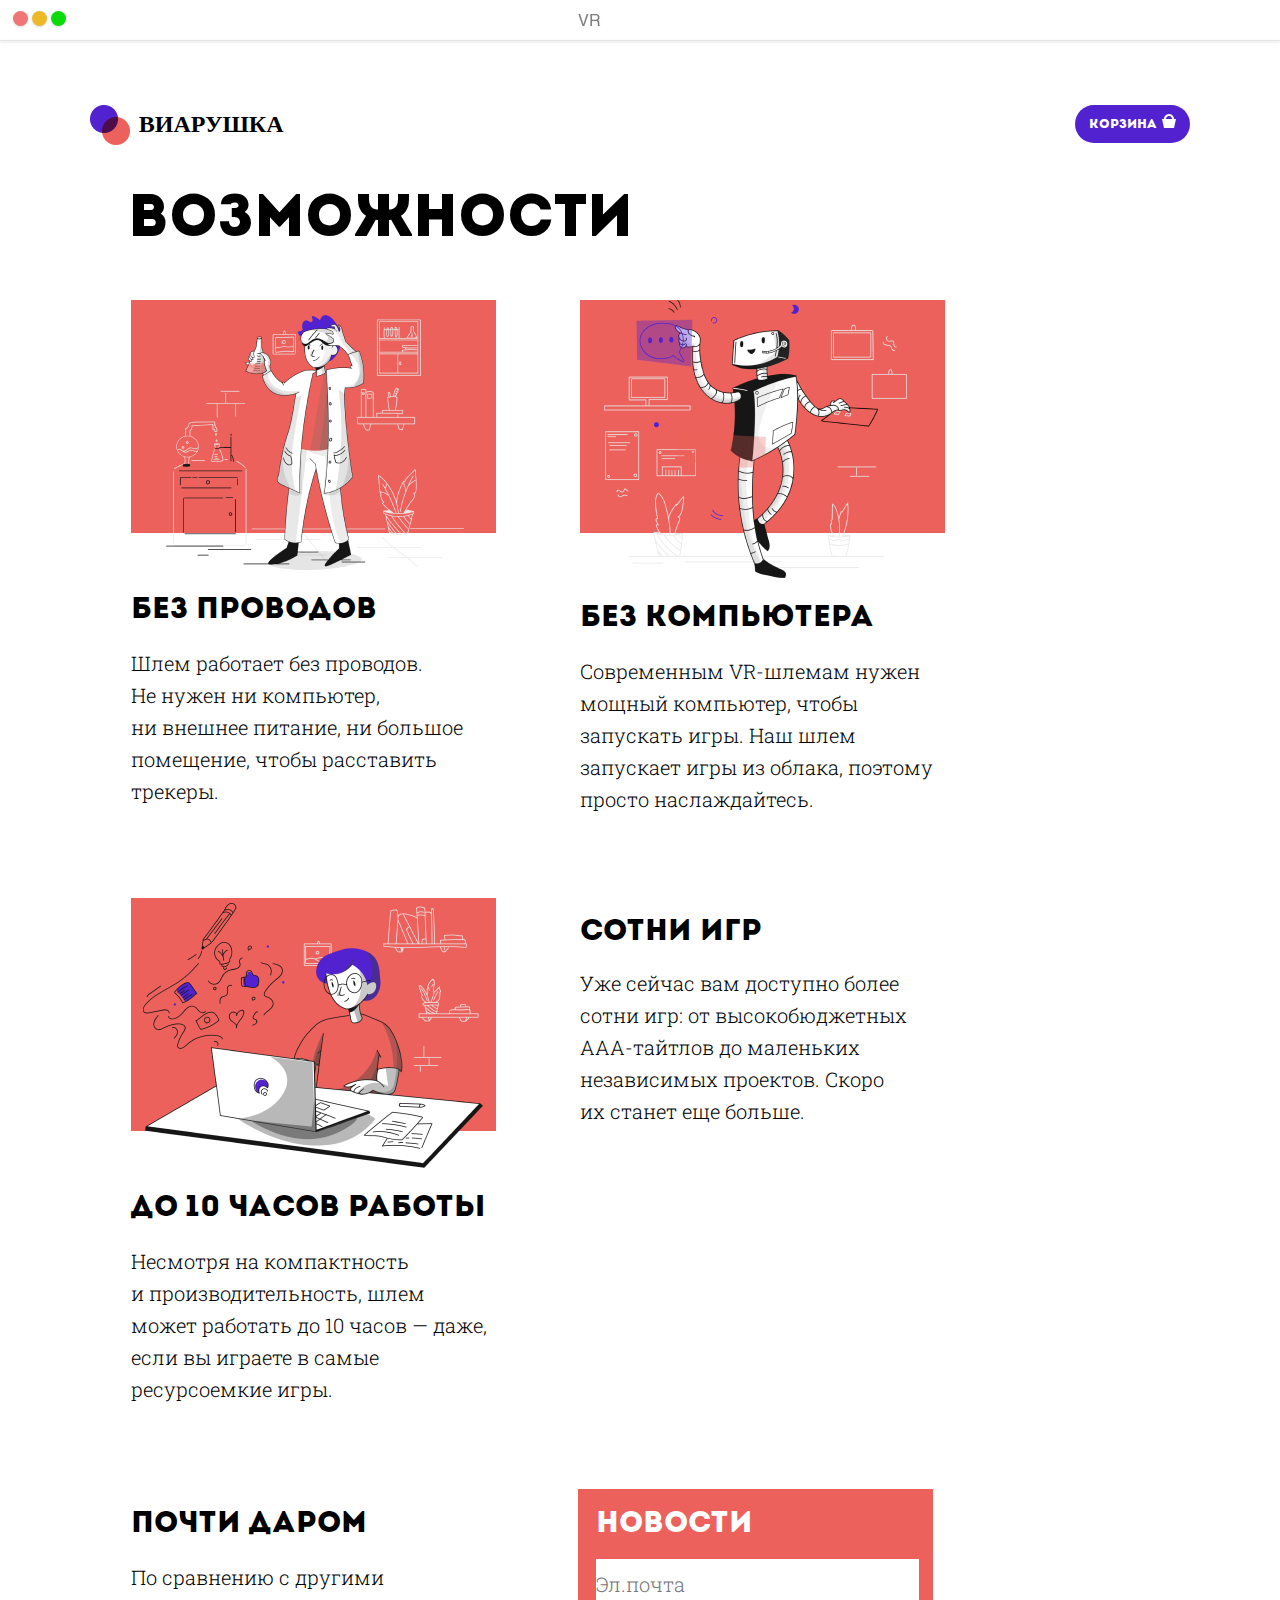
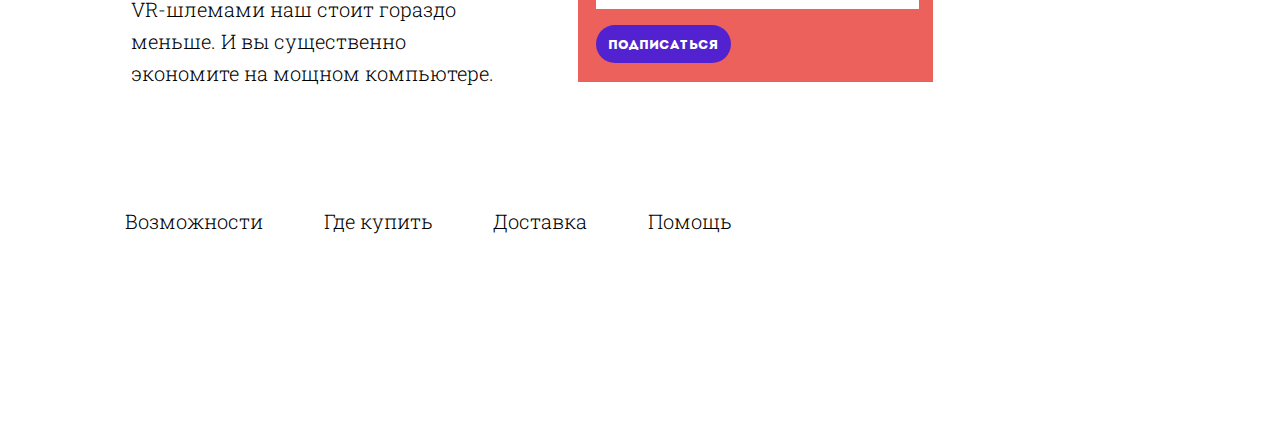
<file: 2/index.html>
<!DOCTYPE html>
<html lang="en">

<head>
    <meta charset="UTF-8">
    <meta http-equiv="X-UA-Compatible" content="IE=edge">
    <meta name="viewport" content="width=device-width, initial-scale=1.0">
    <title>vr_colors_2</title>
    <link rel="stylesheet" type="text/css" href="./assets/styles/normalize.css">
    <link rel="stylesheet" type="text/css" href="./assets/styles/styles.css">
    <link rel="icon" type="image/x-icon" href="./assets/images/ico.ico">

</head>

<body class="body">
    <div class="top">
        <div class="top__btn-wrapper">
            <button class="top__btn first-btn" type="button"></button>
            <button class="top__btn second-btn" type="button"></button>
            <button class="top__btn third-btn" type="button"></button>
        </div>
        <div class="top__text-wrapper">
            <p class="top__text">VR</p>
        </div>
    </div>
    <header class="header">
        <div class="header__logo">
            <img class="header__logo-img" src="./assets/images/logo.png" alt="logo">
            <h2 class="header__logo-text">виарушка</h2>
        </div>
        <div class="header__btn-wrapper">
            <button class="header__btn" type="button">
                <span class="header__btn-text">корзина</span>
                <img class="header__btn-img" src="./assets/images/shopper.png" alt="shopper">
            </button>
        </div>
    </header>
    <main class="main">
        <h1 class="hero__title">Возможности</h1>
        <div class="hero__container">
            <div class="hero__cards first-card">
                <img class="hero__card__img" src="./assets/images/img1.png" alt="experiment">
                <h2 class="hero__card-title">Без проводов</h2>
                <p class="hero__card-text">Шлем работает без проводов.<br> Не нужен ни компьютер,<br> ни внешнее
                    питание, ни большое<br> помещение, чтобы расставить<br> трекеры.</p>
            </div>
            <div class="hero__cards second-card">
                <img class="hero__card__img" src="./assets/images/img2.png" alt="robot">
                <h2 class="hero__card-title">Без компьютера</h2>
                <p class="hero__card-text">Современным VR-шлемам нужен<br> мощный компьютер, чтобы<br> запускать игры.
                    Наш шлем<br> запускает игры из облака, поэтому<br> просто наслаждайтесь.</p>
            </div>
            <div class="hero__cards third-card">
                <img class="hero__card__img" src="./assets/images/img3.png" alt="computer">
                <h2 class="hero__card-title">До 10 часов работы</h2>
                <p class="hero__card-text">Несмотря на компактность<br> и производительность, шлем<br> может работать до
                    10 часов — даже,<br> если вы играете в самые<br> ресурсоемкие игры.</p>
            </div>
            <div class="hero__cards fourth-card">
                <h2 class="hero__card-title">Сотни игр</h2>
                <p class="hero__card-text">Уже сейчас вам доступно более<br> сотни игр: от высокобюджетных<br>
                    ААА-тайтлов до маленьких<br> независимых проектов. Скоро<br> их станет еще больше.</p>
            </div>
            <div class="hero__cards fifth-card">
                <h2 class="hero__card-title">Почти даром</h2>
                <p class="hero__card-text">По сравнению с другими<br> VR-шлемами наш стоит гораздо<br> меньше. И вы
                    существенно<br> экономите на мощном компьютере.</p>
            </div>
            <div class="hero__cards sixth-card">
                <form class="hero__form">
                    <label class="hero__form-title" for="email">новости</label>
                    <input class="hero__form-placeholder" type="text" placeholder="Эл.почта" id="email">
                    <button class="hero__btn"><span class="hero__btn-text">подписаться</span></button>
                </form>
            </div>
        </div>
    </main>
    <footer class="footer">
        <nav class="footer__nav">
            <ul class="footer__menu">
                <li class="footer__menu"><a class="footer__menu-link" href="#">Возможности</a></li>
                <li class="footer__menu"><a class="footer__menu-link" href="#">Где купить</a></li>
                <li class="footer__menu"><a class="footer__menu-link" href="#">Доставка</a></li>
                <li class="footer__menu"><a class="footer__menu-link" href="#">Помощь</a></li>
            </ul>
        </nav>

    </footer>
</body>

</html>
</file>
<file: 2/assets/styles/styles.css>
* {
    margin: 0;
    padding: 0;
    box-sizing: border-box;
}

@font-face {
    font-family: 'Intro';
    src: local('Intro'),
        url(../fonts/ofont.ru_Intro.ttf),
        url(../fonts/ofont.ru_Intro.woff);
}

@font-face {
    font-family: 'Roboto Slab';
    src: local('Roboto Slab'),
        url(../fonts/RobotoSlab-VariableFont_wght.ttf),
        url(../fonts/RobotoSlab-VariableFont_wght.woff);
}

@font-face {
    font-family: 'Helvetica';
    src: local('Helvetica'),
        url(../fonts/helvetica_regular.otf),
        url(../fonts/helvetica_regular.woff);
}

.top {
    display: flex;
    height: 4.5vh;
    border-bottom: 1px solid #E5E5E5;
    font-family: 'Helvetica';
    font-style: normal;
    font-weight: 400;
    filter: drop-shadow(0px 1px 1px rgba(0, 0, 0, 0.15));
}

.top__btn-wrapper {
    align-self: center;
    justify-self: flex-start;
    margin-left: 1%;
}

.top__btn {
    width: 15px;
    height: 15px;
    background: #7fee1d;
    border-radius: 10px;
    border: none;
}

.first-btn {
    background: rgb(241, 117, 117);
}

.second-btn {
    background: rgb(236, 185, 43);
}

.third-btn {
    background: rgb(11, 219, 11);
}

.top__text-wrapper {
    align-self: center;
    margin-left: 40%;
}

.top__text {
    font-size: 16px;
    line-height: 100%;
    opacity: 0.5;
}

.header {
    display: flex;
    justify-content: space-between;
}

.header__logo {
    display: flex;
    margin-left: 7%;
    margin-top: 5%;
}

.header__logo-img {
    width: 40px;
    height: 40px;
}

.header__logo-text {
    text-transform: uppercase;
    align-self: center;
    padding-left: 5%;
}

.header__btn-wrapper {
    display: flex;
    margin-right: 7%;
    margin-top: 5%;
}

.header__btn {
    width: 115px;
    height: 38px;
    background: rgba(82, 34, 208, 1);
    border-radius: 100px;
    border: none;
}

.header__btn-text {
    font-family: 'Intro';
    font-style: normal;
    font-weight: 400;
    font-size: 13px;
    line-height: 13px;
    color: #fff;
}

.hero__title{
    font-family: 'Intro';
    font-style: normal;
    font-weight: 400;
    text-transform: uppercase;
    font-size: 60px;
    line-height: 120%;
    margin-left: 10%;
}

.hero__container{
    display: flex;
    flex-wrap: wrap;
    margin-left: 7%;
    margin-top: -3%;
}

.hero__cards{
    margin: 3.5%;
}

.hero__card-title{
    font-family: 'Intro';
    font-style: normal;
    font-weight: 400;
    font-size: 30px;
    line-height: 120%;
    margin-top: 5%;
}

.hero__card-text{
    font-family: 'Roboto Slab';
    font-style: normal;
    font-weight: 300;
    font-size: 20px;
    line-height: 160%;
    margin-top: 5%;
}

.hero__form{
    width: 57%;
    padding:3%;
    background-color:rgba(236, 97, 91, 1);
}

.hero__form-title{
    font-family: 'Intro';
    font-style: normal;
    font-weight: 400;
    font-size: 30px;
    line-height: 120%;
    color: #fff;
    text-transform: uppercase;
}

.hero__form-placeholder{
    width: 323px;
    height: 50px;
    border: none;
    margin-top: 5%;
    margin-bottom: 5%;
    font-family: 'Roboto Slab';
    font-style: normal;
    font-weight: 300;
    font-size: 20px;
    line-height: 160%;
    color: #000;
}

.hero__btn{
    width: 135px;
    height: 38px;
    background: rgba(82, 34, 208, 1);
    border-radius: 100px;
    border: none;
}

.hero__btn-text{
    font-family: 'Intro';
    font-style: normal ;
    font-weight: 400;
    font-size: 13px;
    line-height: 13px;
    color: #fff;
    text-transform: uppercase;
}

.footer__menu {
    display: flex;
    margin-left: 5%;
    margin-bottom: 8%;
    margin-top: 3%;
}

.footer__menu-link {
    font-family: 'Roboto Slab', serif;
    font-style: normal;
    font-weight: 300;
    font-size: 20px;
    line-height: 160%;
    text-decoration: none;
    color:rgba(0, 0, 0, 1);
}
</file>
